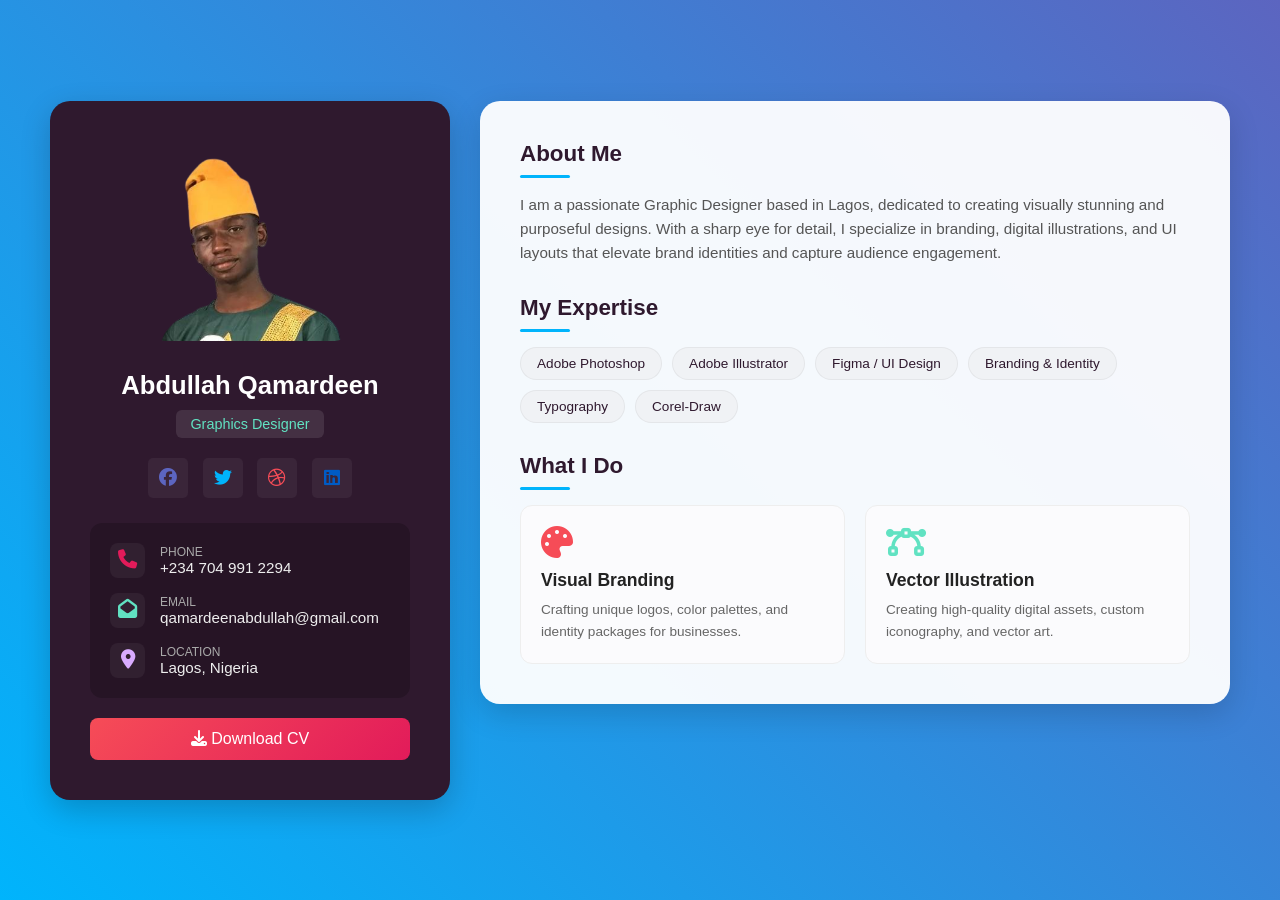
<file: AIntk/index.html>
<!DOCTYPE html>
<html lang="en">
<head>
    <meta charset="UTF-8">
    <meta name="viewport" content="width=device-width, initial-scale=1.0">
    <title>Abdullah Qamardeen - Personal Portfolio</title>
    <link rel="stylesheet" href="style.css">
    <link rel="stylesheet" href="https://cdnjs.cloudflare.com/ajax/libs/font-awesome/6.4.0/css/all.min.css">
</head>
<body>
    <div class="container">
        
        <div class="profile-card">
            <div class="profile-pic">
                <img src="headshotq.png" alt="User Avatar">
            </div>

            <div class="pdetails">
                <div class="intro">
                    <h2>Abdullah Qamardeen</h2>
                    <h4>Graphics Designer</h4>
                    <div class="socials">
                        <a href="#"><i class="fab fa-facebook" style="color:var(--blue);"></i></a>
                        <a href="#"><i class="fab fa-twitter" style="color:var(--sky-blue);"></i></a>
                        <a href="#"><i class="fab fa-dribbble" style="color:var(--dark-pink);"></i></a>
                        <a href="#"><i class="fab fa-linkedin" style="color:var(--light-blue);"></i></a>
                    </div>
                </div>

                <div class="contact-info">
                    <div class="row">
                        <div class="icon">
                            <i class="fa fa-phone" style="color:var(--dark-magenta);"></i>
                        </div>
                        <div class="content">
                            <span>Phone</span>
                            <h5>+234 704 991 2294</h5>
                        </div>
                    </div>

                    <div class="row">
                        <div class="icon">
                            <i class="fa fa-envelope-open" style="color:var(--light-green);"></i>
                        </div>
                        <div class="content">
                            <span>Email</span>
                            <h5>qamardeenabdullah@gmail.com</h5>
                        </div>
                    </div>

                    <div class="row">
                        <div class="icon">
                            <i class="fa-solid fa-location-dot" style="color:var(--light-purple);"></i>
                        </div>
                        <div class="content">
                            <span>Location</span>
                            <h5>Lagos, Nigeria</h5>
                        </div>
                    </div>
                </div>
                <button class="download-btn"><i class="fa fa-download"></i> Download CV</button>
            </div>
        </div>

        <div class="main-content">
            <section class="content-section">
                <h3>About Me</h3>
                <hr>
                <p>
                    I am a passionate Graphic Designer based in Lagos, dedicated to creating visually stunning and purposeful designs. With a sharp eye for detail, I specialize in branding, digital illustrations, and UI layouts that elevate brand identities and capture audience engagement.
                </p>
            </section>

            <section class="content-section">
                <h3>My Expertise</h3>
                <hr>
                <div class="skills-grid">
                    <div class="skill-tag">Adobe Photoshop</div>
                    <div class="skill-tag">Adobe Illustrator</div>
                    <div class="skill-tag">Figma / UI Design</div>
                    <div class="skill-tag">Branding & Identity</div>
                    <div class="skill-tag">Typography</div>
                    <div class="skill-tag">Corel-Draw</div>
                </div>
            </section>

            <section class="content-section">
                <h3>What I Do</h3>
                <hr>
                <div class="services-container">
                    <div class="service-box">
                        <i class="fa-solid fa-palette" style="color: var(--dark-pink);"></i>
                        <h4>Visual Branding</h4>
                        <p>Crafting unique logos, color palettes, and identity packages for businesses.</p>
                    </div>
                    <div class="service-box">
                        <i class="fa-solid fa-bezier-curve" style="color: var(--light-green);"></i>
                        <h4>Vector Illustration</h4>
                        <p>Creating high-quality digital assets, custom iconography, and vector art.</p>
                    </div>
                </div>
            </section>
        </div>

    </div>
</body>
</html>
</file>
<file: AIntk/style.css>
:root{
    --purple:#2F192E;
    --purple-light:#30192d;
    --dark-blue:#012677;
    --blue:#5c65c0;
    --sky-blue:#00b4fc;
    --light-blue:#005bc5;
    --dark-pink:#f64c57;
    --dark-magenta:#e21b5a;
    --light-green:#61e2c2;
    --light-purple:#d9abff;
    --dark-bg: #1e1e24; 
}
*{
    box-sizing: border-box;
    padding: 0;
    margin: 0;
    text-decoration: none;
    font-family: poppins, sans-serif;
}
html, body {
    min-height: 100vh;
    width: 100%;
}
body{
    background: linear-gradient(45deg, var(--sky-blue), var(--blue));
    display: flex;
    justify-content: center;
    align-items: center;
    padding: 40px 20px;
}
.container{
    display: flex;
    justify-content: center;
    align-items: flex-start;
    max-width: 1200px;
    width: 100%;
    flex-wrap: wrap;
    gap: 30px;
}

/* LEFT CARD: Profile Card Style */
.profile-card{
    background: var(--purple);
    width: 400px;
    padding: 2.5rem;
    border-radius: 20px;
    color: #fff;
    display: flex;
    justify-content: space-between;
    align-items: center;
    flex-direction: column;
    box-shadow: 0 10px 30px rgba(0,0,0,0.2);
}
.profile-card .profile-pic{
    overflow: hidden;
    display: flex;
    justify-content: center;
    align-items: center;
    width: 100%;
    margin-bottom: 15px;
}
.profile-card .profile-pic img{
    border-radius: 15px;
    width: 200px;
    height: 200px;
    object-fit: cover;
}
.profile-card .pdetails{
    display: flex;
    flex-direction: column;
    justify-content: flex-start;
    align-items: center;
    width: 100%;
}
.pdetails .intro{
    display: flex;
    justify-content: center;
    align-items: center;
    flex-direction: column;
}
.pdetails .intro h2{
    margin-top: 15px;
    font-size: 1.6rem;
    text-align: center;
}
.pdetails .intro h4{
    background: rgba(255, 255, 255, 0.1);
    font-weight: 400;
    border-radius: 6px;
    padding: 6px 14px;
    margin: 10px;
    font-size: 0.9rem;
    color: var(--light-green);
}
.pdetails .intro .socials{
    margin-top: 5px;
    margin-bottom: 20px;
}
.pdetails .intro .socials i{
    font-size: 18px;
    background-color: rgba(255,255,255,0.05);
    margin: 5px;
    height: 40px;
    width: 40px;
    line-height: 40px;
    text-align: center;
    border-radius: 5px;
    transition: .3s;
}
.pdetails .intro .socials i:hover{
    transform: translateY(-3px);
    background-color: rgba(255,255,255,0.15);
}

/* Contact Info Area styling updates */
.contact-info {
    width: 100%;
    background: rgba(0, 0, 0, 0.2);
    padding: 20px;
    border-radius: 12px;
    margin-bottom: 20px;
}
.contact-info .row {
    display: flex;
    align-items: center;
    margin-bottom: 15px;
    gap: 15px;
}
.contact-info .row:last-child {
    margin-bottom: 0;
}
.contact-info .row .icon {
    font-size: 1.2rem;
    width: 35px;
    height: 35px;
    background: rgba(255,255,255,0.05);
    display: flex;
    justify-content: center;
    align-items: center;
    border-radius: 8px;
}
.contact-info .row .content span {
    font-size: 0.75rem;
    color: #aaa;
    text-transform: uppercase;
    display: block;
}
.contact-info .row .content h5 {
    font-size: 0.95rem;
    font-weight: 500;
    color: #eee;
}
.download-btn {
    background: linear-gradient(135deg, var(--dark-pink), var(--dark-magenta));
    color: white;
    border: none;
    padding: 12px 30px;
    font-size: 1rem;
    font-weight: 500;
    border-radius: 8px;
    cursor: pointer;
    transition: 0.3s;
    width: 100%;
}
.download-btn:hover {
    opacity: 0.9;
    transform: translateY(-2px);
}

/* RIGHT CARD: Main Content Area */ 
   
.main-content {
    background: rgba(255, 255, 255, 0.95);
    flex: 1;
    min-width: 320px;
    max-width: 750px;
    padding: 2.5rem;
    border-radius: 20px;
    box-shadow: 0 10px 30px rgba(0,0,0,0.15);
    color: #333;
    display: flex;
    flex-direction: column;
    gap: 30px;
}
.content-section h3 {
    font-size: 1.4rem;
    color: var(--purple);
    margin-bottom: 8px;
    position: relative;
}
.content-section hr {
    border: none;
    height: 3px;
    width: 50px;
    background: var(--sky-blue);
    margin-bottom: 15px;
    border-radius: 2px;
}
.content-section p {
    font-size: 0.95rem;
    line-height: 1.6;
    color: #555;
}

/* Skills Layout Elements */
.skills-grid {
    display: flex;
    flex-wrap: wrap;
    gap: 10px;
}
.skill-tag {
    background: #f0f2f5;
    color: var(--purple);
    padding: 8px 16px;
    font-size: 0.85rem;
    font-weight: 500;
    border-radius: 20px;
    border: 1px solid rgba(0,0,0,0.05);
}

/* Services Grid Layout */
.services-container {
    display: grid;
    grid-template-columns: repeat(auto-fit, minmax(250px, 1fr));
    gap: 20px;
}
.service-box {
    background: #fbfbfd;
    padding: 20px;
    border-radius: 12px;
    border: 1px solid #eee;
    transition: 0.3s;
}
.service-box:hover {
    transform: translateY(-4px);
    box-shadow: 0 5px 15px rgba(0,0,0,0.05);
}
.service-box i {
    font-size: 2rem;
    margin-bottom: 12px;
}
.service-box h4 {
    font-size: 1.1rem;
    margin-bottom: 8px;
    color: #222;
}
.service-box p {
    font-size: 0.85rem;
    color: #666;
}

/* Responsive adjustments for smaller screens */
@media(max-width: 768px) {
    .container {
        flex-direction: column;
        align-items: center;
    }
    .profile-card, .main-content {
        width: 100%;
        max-width: 100%;
    }
}
</file>
